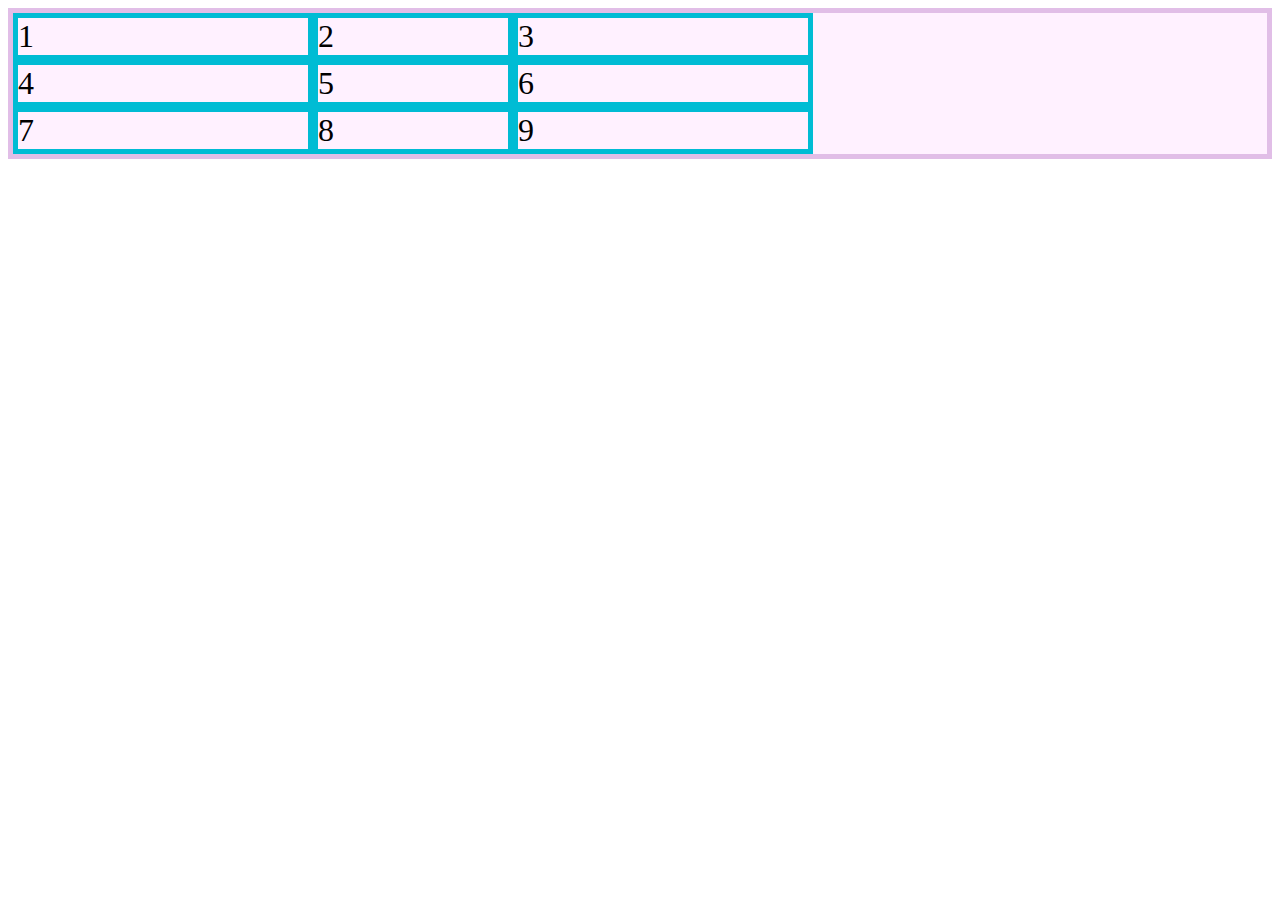
<file: Funciones especiales/index.html>
<!DOCTYPE html>
<html lang="en">
<head>
    <meta charset="UTF-8">
    <meta http-equiv="X-UA-Compatible" content="IE=edge">
    <meta name="viewport" content="width=, initial-scale=1.0">
    <link rel="stylesheet" href="./style.css">
    <title>Document</title>
</head>
<body>
    <div class="contenedor">
        <div class="item item-1">1</div>
        <div class="item item-2">2</div>
        <div class="item item-3">3</div>
        <div class="item item-4">4</div>
        <div class="item item-5">5</div>
        <div class="item item-6">6</div>
        <div class="item item-7">7</div>
        <div class="item item-8">8</div>
        <div class="item item-9">9</div>
    </div>
</body>
</html>
</file>
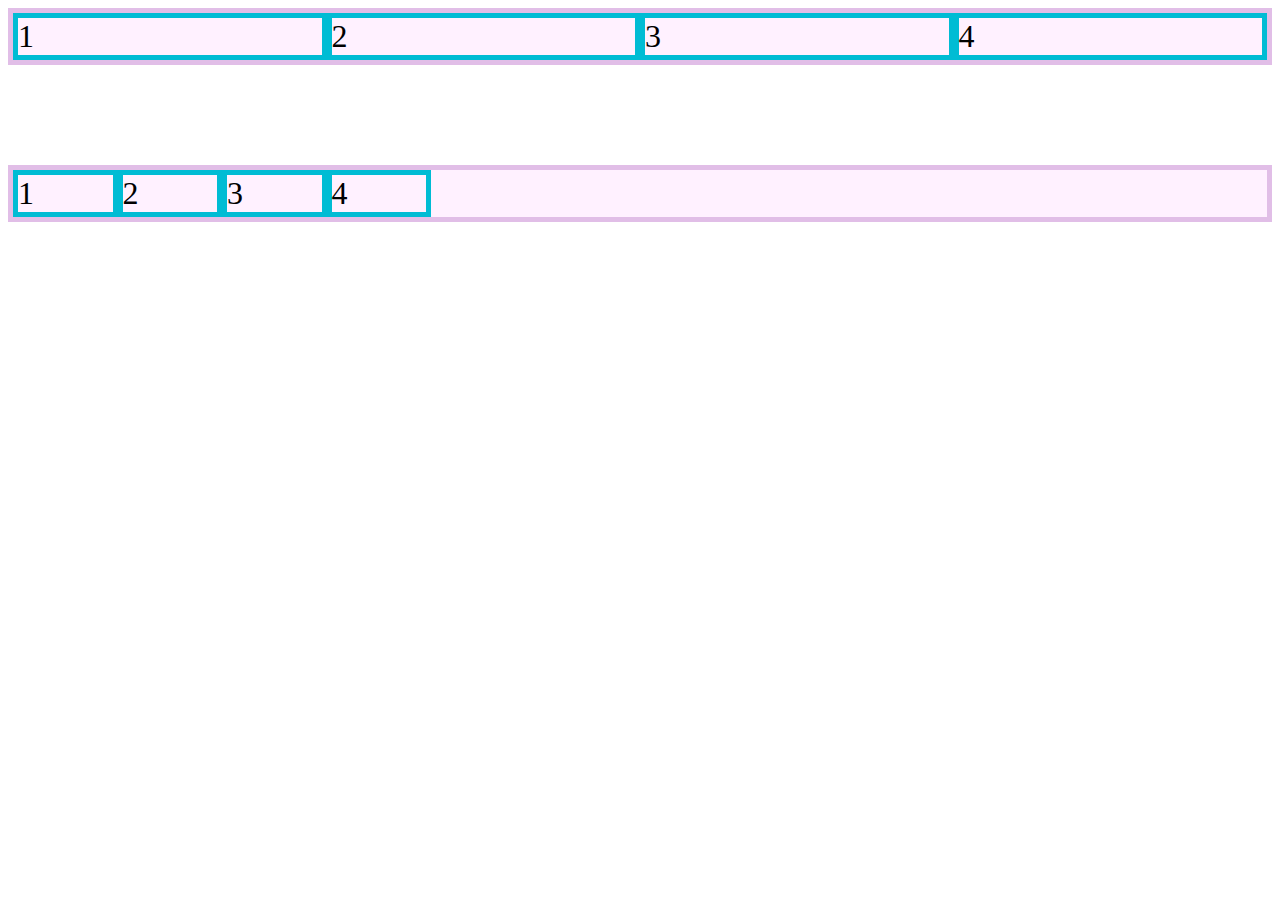
<file: Keywords especiales/index.html>
<!DOCTYPE html>
<html lang="en">
<head>
    <meta charset="UTF-8">
    <meta http-equiv="X-UA-Compatible" content="IE=edge">
    <meta name="viewport" content="width=device-width, initial-scale=1.0">
    <link rel="stylesheet" href="./style.css">
    <title>Document</title>
</head>
<body>
    <div class="contenedor">
        <div class="item item-1">1</div>
        <div class="item item-2">2</div>
        <div class="item item-3">3</div>
        <div class="item item-4">4</div>
    </div>
    <div class="contenedor-2">
        <div class="item item-1">1</div>
        <div class="item item-2">2</div>
        <div class="item item-3">3</div>
        <div class="item item-4">4</div>
    </div>
</body>
</html>
</file>
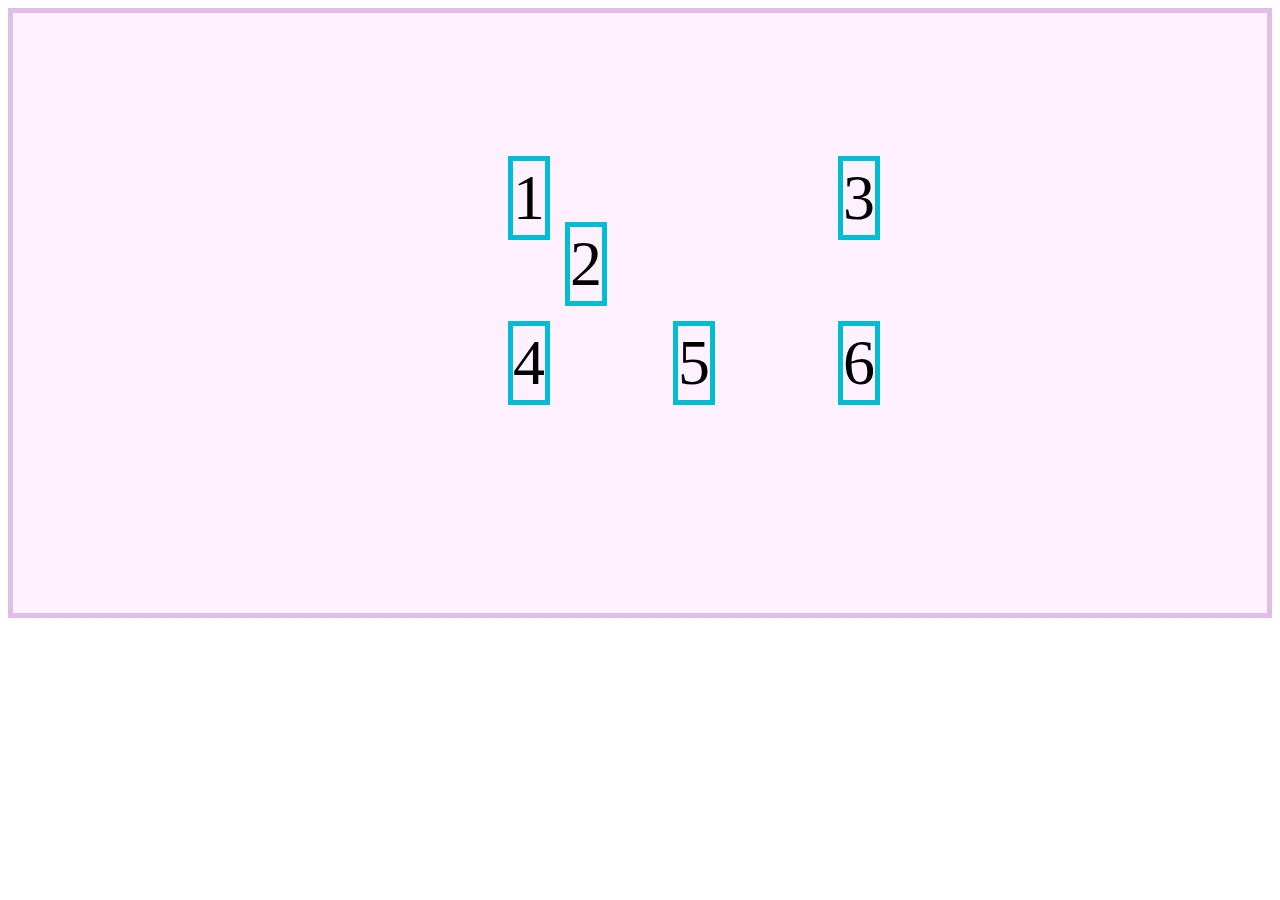
<file: Propiedades de alineación/index.html>
<!DOCTYPE html>
<html lang="en">
<head>
    <meta charset="UTF-8">
    <meta http-equiv="X-UA-Compatible" content="IE=edge">
    <meta name="viewport" content="width=device-width, initial-scale=1.0">
    <link rel="stylesheet" href="./style.css">
    <title>Clase 2</title>
</head>
<body>
    <div class="contenedor">
        <div class="item item-1">1</div>
        <div class="item item-2">2</div>
        <div class="item item-3">3</div>
        <div class="item item-4">4</div>
        <div class="item item-5">5</div>
        <div class="item item-6">6</div>
    </div>
</body>
</html>
</file>
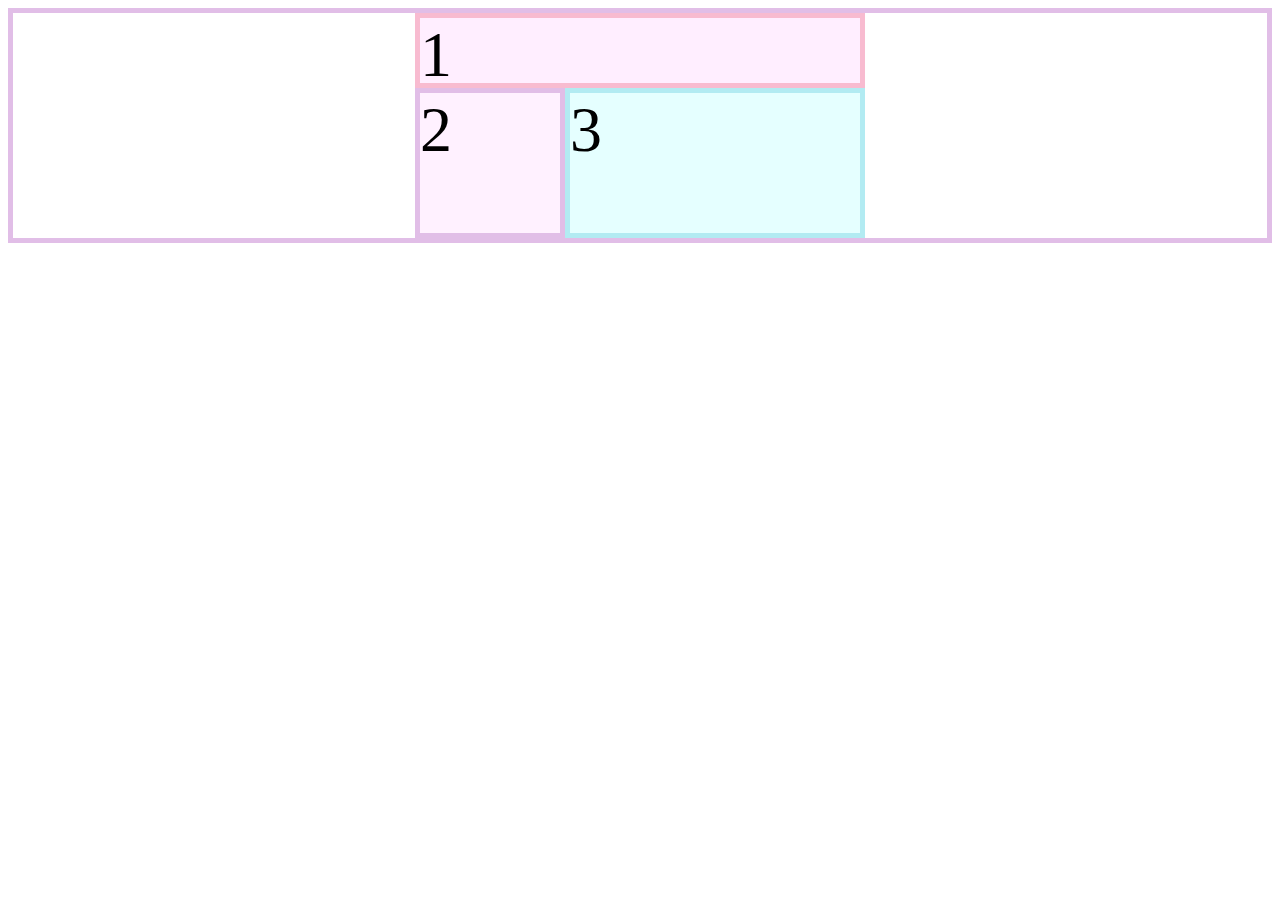
<file: Propiedades de Ubicación/index.html>
<!DOCTYPE html>
<html lang="en">
<head>
    <meta charset="UTF-8">
    <meta http-equiv="X-UA-Compatible" content="IE=edge">
    <meta name="viewport" content="width=device-width, initial-scale=1.0">
    <link rel="stylesheet" href="./style.css">
    <title>Document</title>
</head>
<body>
    <div class="contenedor">
        <div class="item item-1">1</div>
        <div class="item item-2">2</div>
        <div class="item item-3">3</div>
    </div>
</body>
</html>
</file>
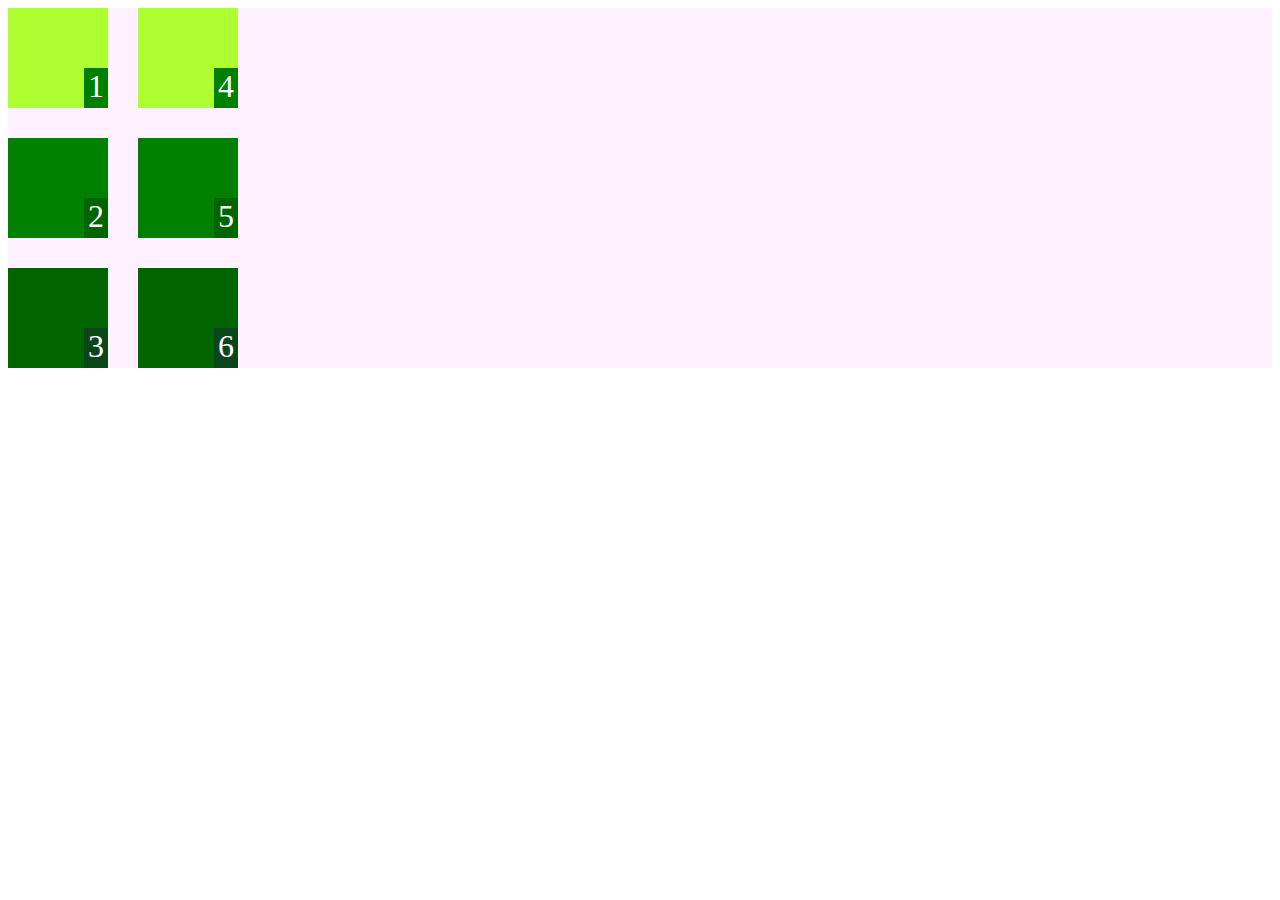
<file: Propiedades del Contenedor/index.html>
<!DOCTYPE html>
<html lang="en">
<head>
    <meta charset="UTF-8">
    <meta http-equiv="X-UA-Compatible" content="IE=edge">
    <meta name="viewport" content="width=device-width, initial-scale=1.0">
    <link rel="stylesheet" href="./style.css">
    <title>Clase 1</title>
</head>
<body>
    <div class="contenedor">
        <div class="item top">
            <div class="number n1">1</div>
        </div>
        <div class="item middle">
            <div class="number n2">2</div>
        </div>
        <div class="item bottom">
            <div class="number n3">3</div>
        </div>
        <div class="item top">
            <div class="number n4">4</div>
        </div>
        <div class="item middle">
            <div class="number n5">5</div>
        </div>
        <div class="item bottom">
            <div class="number n6">6</div>
        </div>
    </div>  
</body>
</html>
</file>
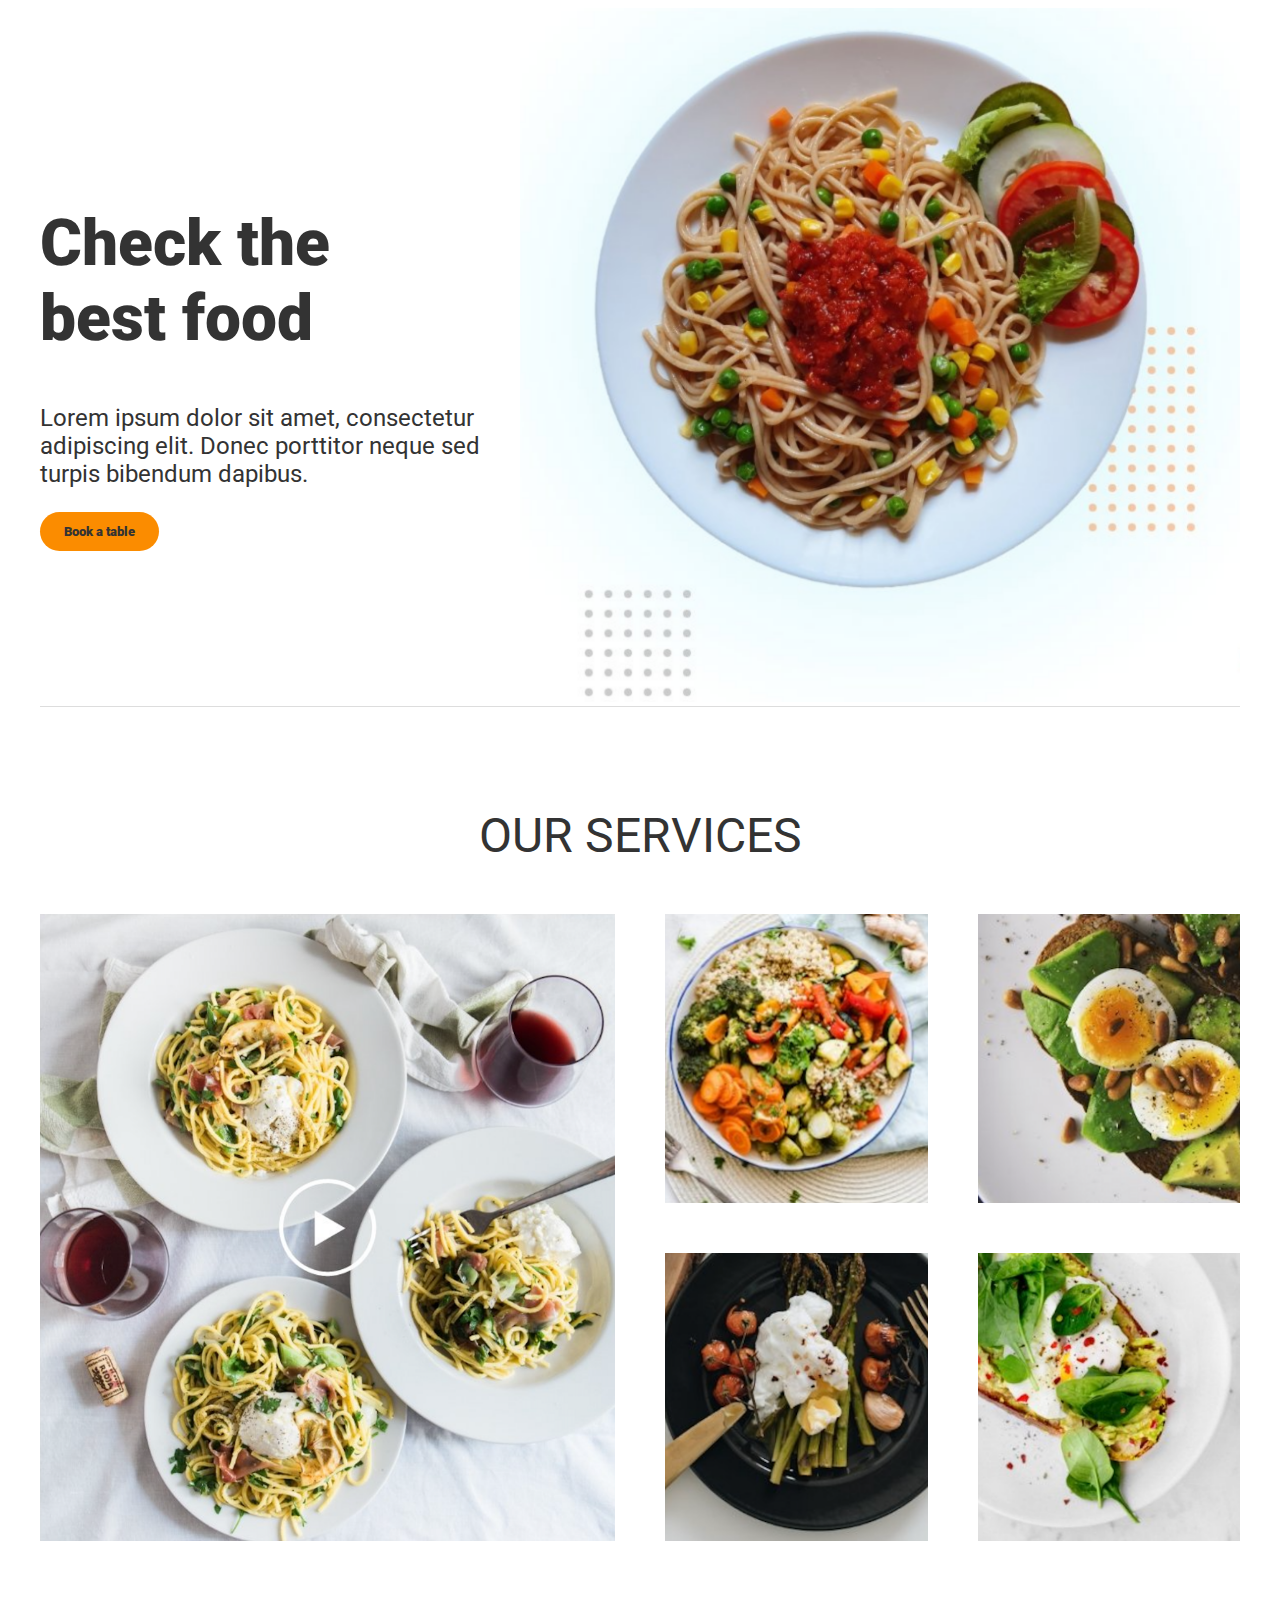
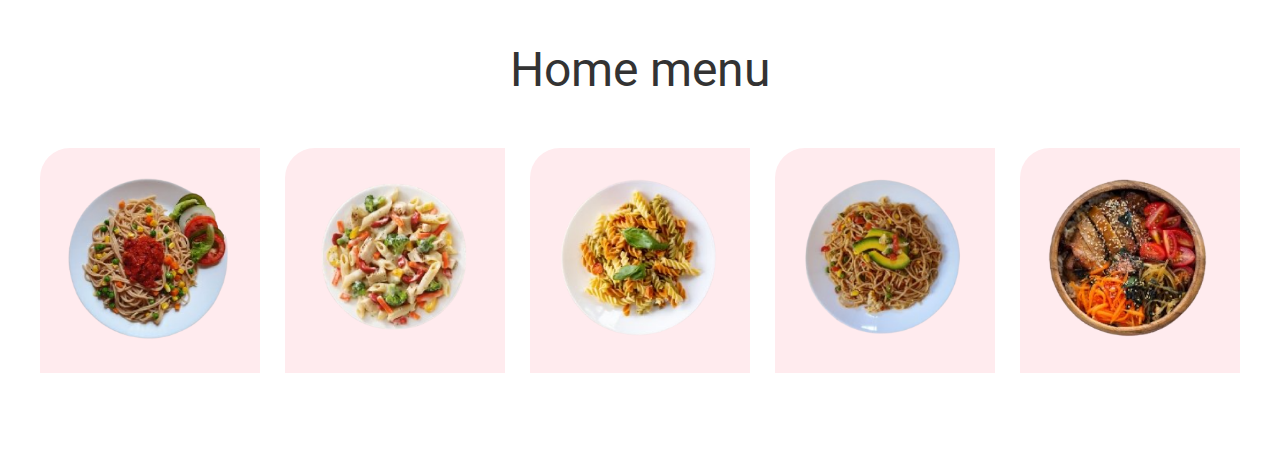
<file: Proyecto/index.html>
<!DOCTYPE html>
<html>

<head>
  <link rel="stylesheet" href="./style.css">
  <link rel="preconnect" href="https://fonts.googleapis.com">
  <link rel="preconnect" href="https://fonts.gstatic.com" crossorigin>
  <link href="https://fonts.googleapis.com/css2?family=Roboto:wght@400;900&display=swap" rel="stylesheet">
</head>

<body>
  <main>
    <section class="hero">
      <div class="info">
        <h1 class="info-title">Check the<br/>best food</h1>
        <p class="info-subtitle">Lorem ipsum dolor sit amet, consectetur adipiscing elit. Donec porttitor neque sed turpis bibendum dapibus.</p>
        <button class="info-button">Book a table</button>
      </div>
      <figure class="hero-image">
        <img src="./images/hero.png" alt="Dish of pasta with neapolitan sauce and vegetables">
      </figure>
    </section>
    <section class="services">
      <h2 class="services-title">Our services</h2>
      <div class="dishes">
        <figure class="dishes-image dishes-image__big">
          <img src="./images/video.png" alt="video of pasta dishes being served">
        </figure>
        <figure class="dishes-image">
          <img src="./images/dish1.png" alt="bowl of vegetables with rice and avocado">
        </figure>
        <figure class="dishes-image">
          <img src="./images/dish2.png" alt="Avocado and egg toast">
        </figure>
        <figure class="dishes-image">
          <img src="./images/dish3.png" alt="asparagus with tomato and butter">
        </figure>
        <figure class="dishes-image">
          <img src="./images/dish4.png" alt="eggs and guacamole toast ">
        </figure>
      </div>
    </section>
    <section class="menu">
      <h2 class="menu-title">Home menu</h2>
      <div class="plates">
        <figure class="plates-image">
          <img src="./images/plate1.png" alt="pasta with neapolitan sauce and vegetables">
        </figure>
        <figure class="plates-image">
          <img src="./images/plate2.png" alt="pasta with broccoli and carrot">
        </figure>
        <figure class="plates-image">
          <img src="./images/plate3.png" alt="pesto pasta">
        </figure>
        <figure class="plates-image">
          <img src="./images/plate4.png" alt="pasta with avocado and corn">
        </figure>
        <figure class="plates-image">
          <img src="./images/plate5.png" alt="bowl of chicken, tomato and carrots">
        </figure>
      </div>
    </section>
  </main>
</body>

</html>
</file>
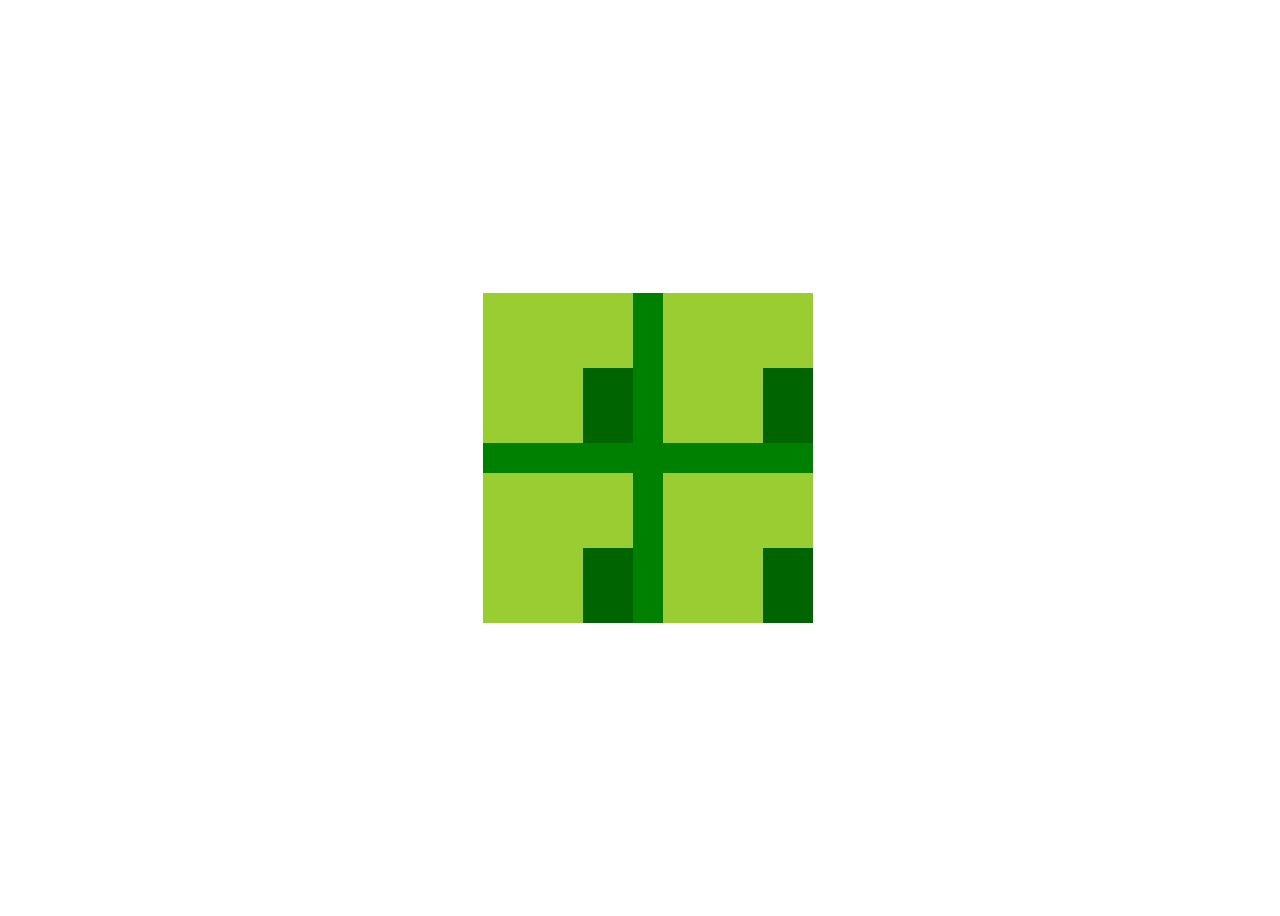
<file: Propiedades de alineación/reto.html>
<!DOCTYPE html>
<html lang="en">
<head>
    <meta charset="UTF-8">
    <meta http-equiv="X-UA-Compatible" content="IE=edge">
    <meta name="viewport" content="width=device-width, initial-scale=1.0">
    <link rel="stylesheet" href="./reto.css">
    <title>Reto de la Clase 4 del Curso</title>
</head>
<body>
    <div class="contenedor">
        <div class="item item-1">
            <div class="subitem"></div>
        </div>
        <div class="item item-2">
            <dic class="subitem"></dic>
        </div>
        <div class="item item-3">
            <div class="subitem"></div>
        </div>
        <div class="item item-4">
            <div class="subitem"></div>
        </div>
    </div>
</body>
</html>
</file>
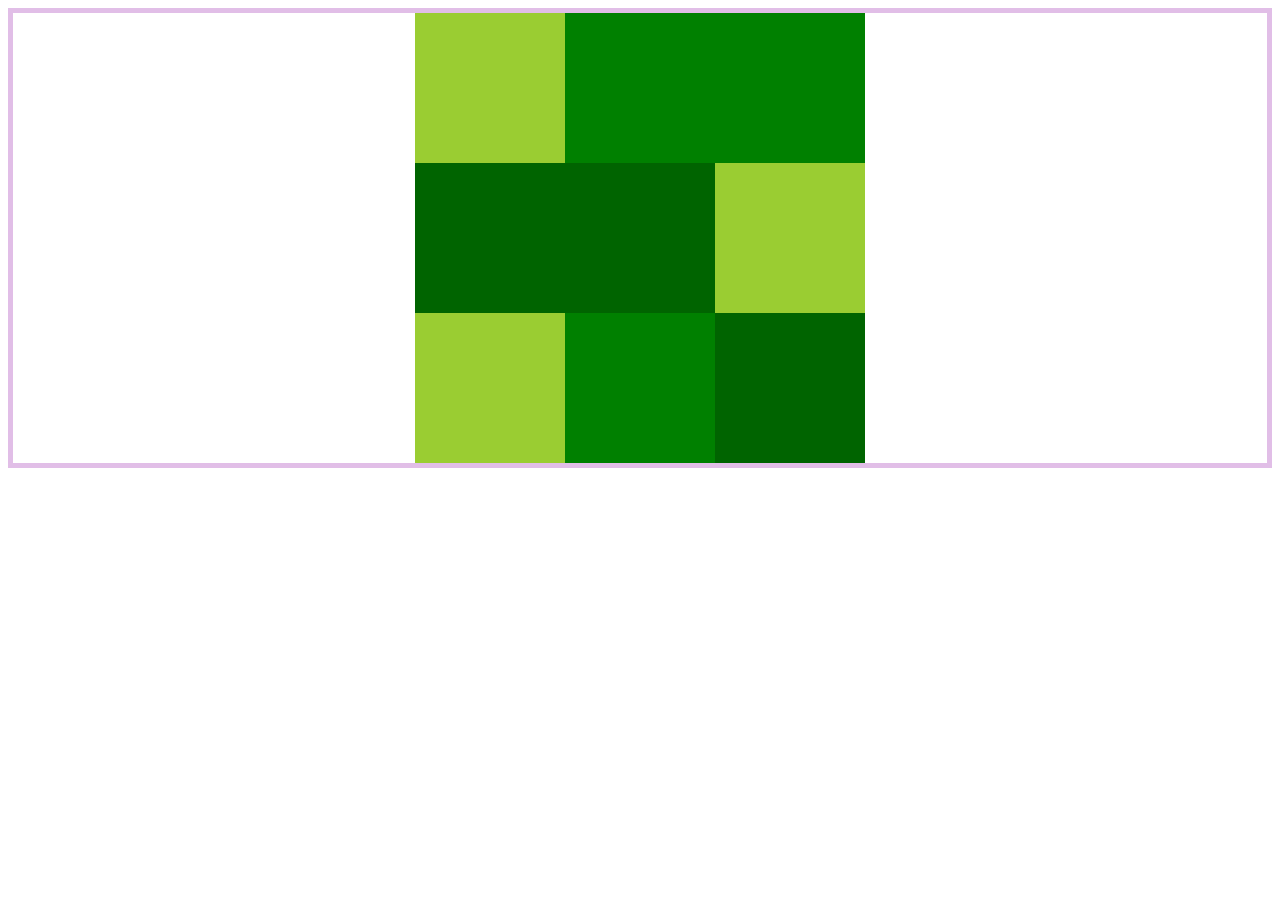
<file: Propiedades de Ubicación/reto.html>
<!DOCTYPE html>
<html lang="en">
<head>
    <meta charset="UTF-8">
    <meta http-equiv="X-UA-Compatible" content="IE=edge">
    <meta name="viewport" content="width=device-width, initial-scale=1.0">
    <link rel="stylesheet" href="./reto.css">
    <title>Reto de la Clase #5</title>
</head>
<body>
    <div class="contenedor">
        <div class="item item-1"></div>
        <div class="item item-2"></div>
        <div class="item item-3"></div>
        <div class="item item-4"></div>
        <div class="item item-5"></div>
        <div class="item item-6"></div>
        <div class="item item-7"></div>
    </div>
</body>
</html>
</file>
<file: Funciones especiales/style.css>
.contenedor {
    border: 5px solid #e1bee7;
    background-color: #FFF1FF;
    display: grid;
    grid-template-columns: minmax(30px, 300px) 200px minmax(20px, 300px);
    grid-template-rows: repeat(3, auto);
}

.item {
    border: 5px solid #00bcd4;
    font-size: 2rem;
}
</file>
<file: Keywords especiales/style.css>
.contenedor {
    border: 5px solid #e1bee7;
    background-color: #fff1ff;
    display: grid;
    grid-template-columns: repeat(auto-fit, minmax(100px, 1fr));
}

.contenedor-2 {
    border: 5px solid #e1bee7;
    background-color: #fff1ff;
    display: grid;
    margin-top: 100px;
    grid-template-columns: repeat(auto-fill, minmax(100px, 1fr));
}

.item {
    border: 5px solid #00bcd4;
    font-size: 2rem;
}
</file>
<file: Propiedades de alineación/style.css>
.contenedor {
    border: 5px solid #e1bee7;
    background-color: #fff1ff;
    display: grid;
    gap: 15px;
    grid-template-columns: 150px 150px 150px;
    grid-auto-rows: 150px;
    height: 600px;
    /* justify-content: center;
    align-content: center;*/
     place-content: center;
     justify-items: end;
     align-items: flex-start;
}

.item {
    border: 5px solid #00bcd4;
    font-size: 4rem;
}

.item-2 {
    justify-self: flex-start;
    align-self: flex-end;
}
</file>
<file: Propiedades de Ubicación/style.css>
.contenedor {
    border: 5px solid #e1bee7;
    background-color: white;
    display: grid;
    grid-template-columns: 150px 150px 150px;
    grid-template-rows: 75px 75px 75px;
    place-content: center;
    grid-template-areas: 
        "header header header"
        "side   main   main"
        "side   main   main";
}

.item {
    font-size: 4rem;
}

.item-1 {
    border: 5px solid #f8bbd0;
    background-color: #ffeeff;
    grid-area: header;
    /* grid-column-start: 1;
    grid-column-end: 4;
    grid-row-start: 1;
    grid-row-end: 2; */
}

.item-2 {
    border: 5px solid #e1bee7;
    background-color: #fff1ff;
    grid-area: side;
    /* grid-row: 2 / 4; */
}

.item-3 {
    border: 5px solid #b2ebf2;
    background-color: #e5ffff;
    grid-area: main;
    /* grid-area: 2 / 2 / 4 / 4; */
}
</file>
<file: Propiedades del Contenedor/style.css>
.contenedor {
    background-color: #fff1ff;
    display: grid;
    grid-template-rows: 100px 100px 100px;
    grid-auto-columns: 100px 100px;
    grid-auto-flow: column;
    gap: 30px;
}

.item {
    font-size: 2rem;
    color: white;
    display: flex;
    justify-content: end;
    align-items: flex-end;
}

.number {
    margin: 0;
    height: 2.5rem;
    width: 1.5rem;
    text-align: center;
}

.n1, .n4 {
    background-color: green;
}

.n2, .n5 {
    background-color: darkgreen;
}

.n3, .n6 {
    background-color: #0B4619;
}

.top {
    background-color: greenyellow;
}

.middle {
    background-color: green;
}

.bottom {
    background-color: darkgreen;
}
</file>
<file: Proyecto/style.css>
* {
  font-family: 'Roboto', sans-serif;
}

main {
  max-width: 1200px;
  margin: 0 auto;
}

/* First section - Hero */

.hero {
  display: grid;
  grid-template-columns: 2fr minmax(100px, 3fr);
  border-bottom: 1px solid #ddd;
}

.hero-image {
  margin: 0;
}

.hero-image img{
  width: 100%;
  object-fit: contain;
}

.info {
  display: flex;
  flex-direction: column;
  justify-content: center;
  align-items: flex-start;
}

.info-title {
  color: #333;
  font-size: 4rem;
  font-weight: 900;
  margin-bottom: 24px;
}

.info-subtitle {
  color: #333;
  font-size: 1.5rem;
  margin-bottom: 24px;
}

.info-button {
  border: none;
  border-radius: 20px;
  color: #333;
  background-color: #fb8c00;
  font-weight: 900;
  padding: 12px 24px;
}

/* Second section - services */

.services-title {
  color: #333;
  font-size: 3rem;
  font-weight: 400;
  text-transform: uppercase;
  text-align: center;
  margin: 100px 0 50px 0;
}

.dishes {
  display: grid;
  grid-template-columns: repeat(auto-fit, minmax(210px, 1fr));
  grid-template-rows: repeat(2, minmax(150px, 1fr));
  grid-gap: 50px;
}

.dishes-image {
  margin: 0;
}

.dishes-image img {
  width: 100%;
  height: 100%;
  object-fit: cover;
}

.dishes-image__big {
  grid-area: 1 / 1 / 3 / 3;
}

/* Third section - menu */

.menu-title {
  color: #333;
  font-size: 3rem;
  font-weight: 400;
  text-align: center;
  margin: 100px 0 50px 0;
}

.plates {
  display: grid;
  grid-gap: 25px;
  grid-template-columns: repeat(auto-fit, minmax(200px, 1fr));
  margin-bottom: 100px;
}

.plates-image {
  margin: 0;
  background-color: #ffebee;
  padding: 20px;
  border-top-left-radius: 30px;
}

.plates-image img {
  width: 100%;
  height: 100%;
  object-fit: contain;
}
</file>
<file: Propiedades de alineación/reto.css>
body {
    width: 100%;
    height: 100vh;
    display: flex;
    align-items: center;
    justify-content: center;
}

.contenedor {
    background-color: green;
    height: 330px;
    width: 330px;
    display: grid;
    gap: 30px;
    grid-template-columns: 150px 150px;
    grid-template-rows: 150px 150px;
    justify-content: center;
    align-content: center;
}

.item {
    background-color: yellowgreen;
    display: flex;
    align-items: flex-end;
    justify-content: flex-end;
}

.subitem {
    background-color: darkgreen;
    width: 50px;
    height: 75px;
}
</file>
<file: Propiedades de Ubicación/reto.css>
.contenedor {
    border: 5px solid #e1bee7;
    background-color: white;
    display: grid;
    grid-template-columns: 150px 150px 150px;
    grid-template-rows: 150px 150px 150px;
    place-content: center;
}

.item-1 {
    background-color: yellowgreen;
    grid-area: 1 / 1 / 2 / 2;
}

.item-2 {
    background-color: green;
    grid-area: 1 / 2 / 2 / 4;
}

.item-3 {
    background-color: darkgreen;
    grid-area: 2 / 1 / 3 / 3;
}

.item-4 {
    background-color: yellowgreen;
    grid-area: 2 / 3 / 3 / 4;
}

.item-5 {
    background-color: yellowgreen;
    grid-area: 3 / 1 / 4 / 2;
}

.item-6 {
    background-color: green;
    grid-area: 3 / 2 / 4 / 3;
}

.item-7 {
    background-color: darkgreen;
    grid-area: 3 / 3 / 4 / 4;
}
</file>
